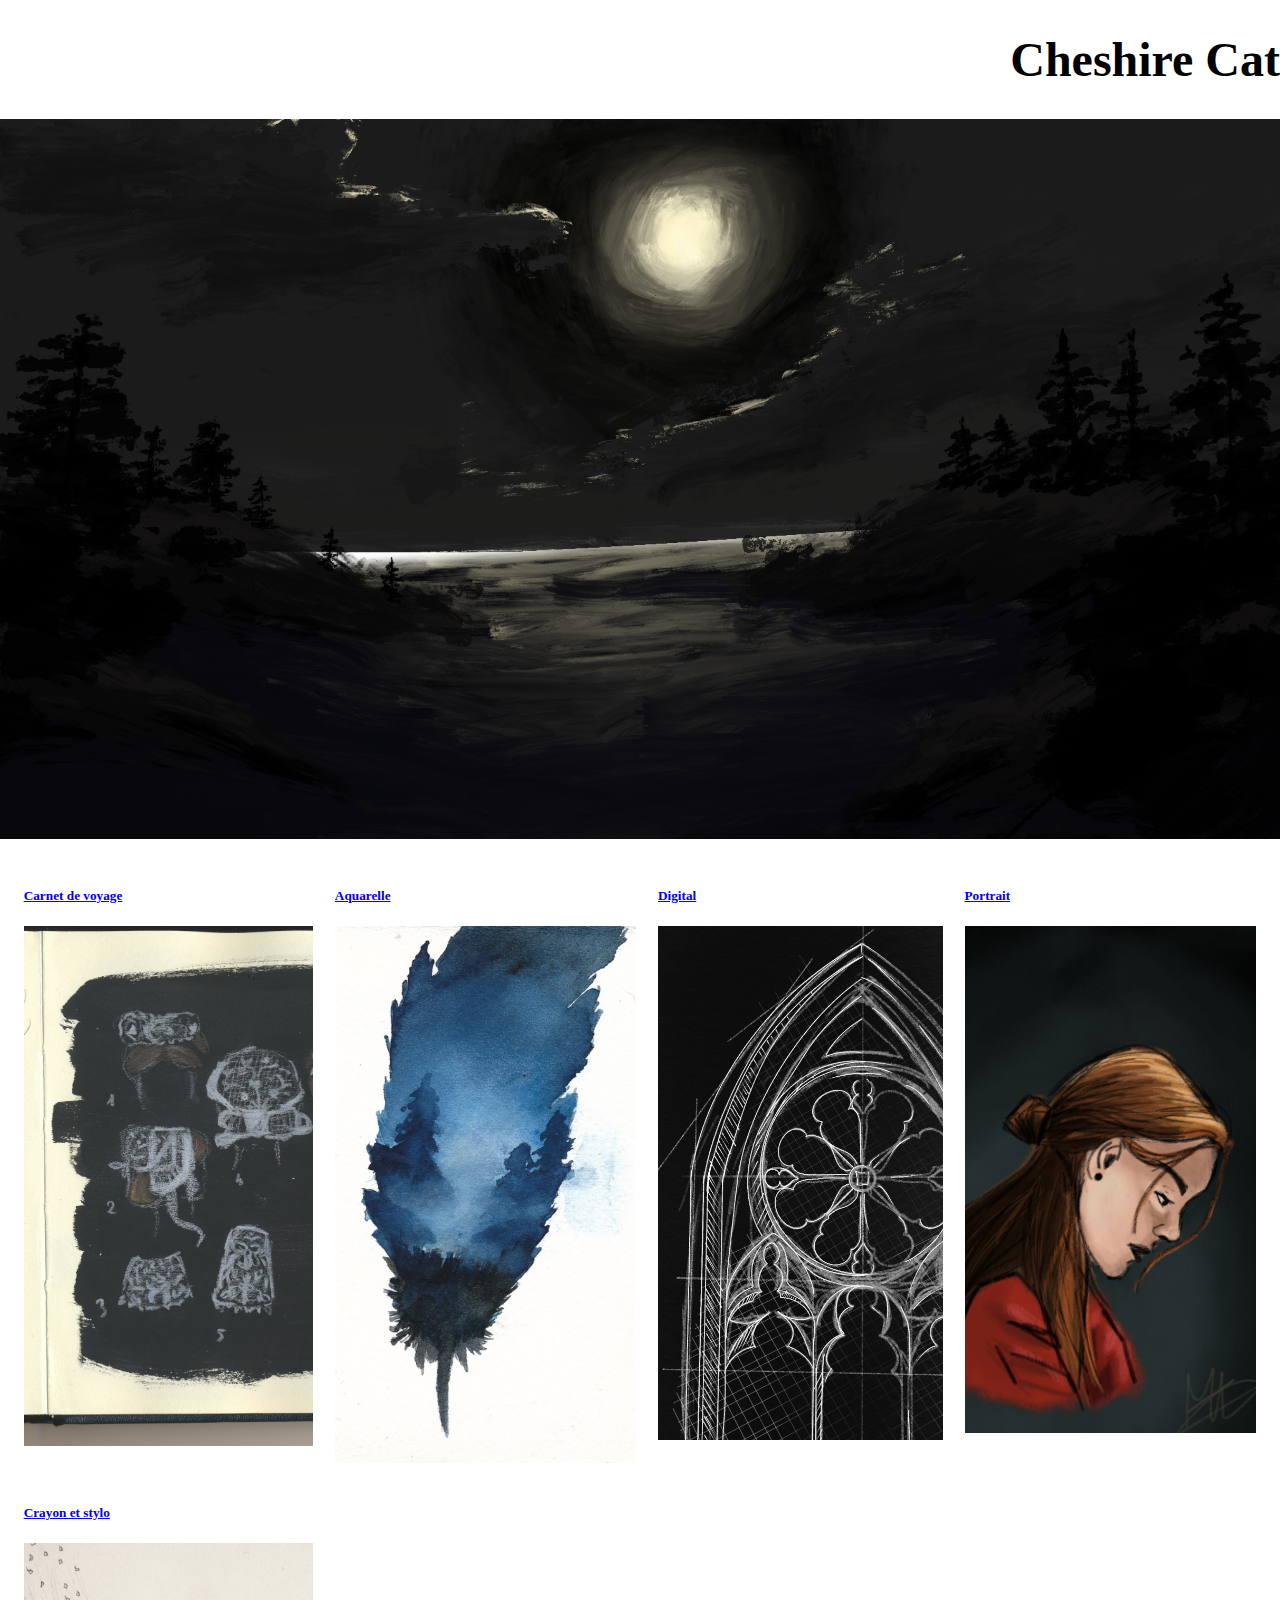
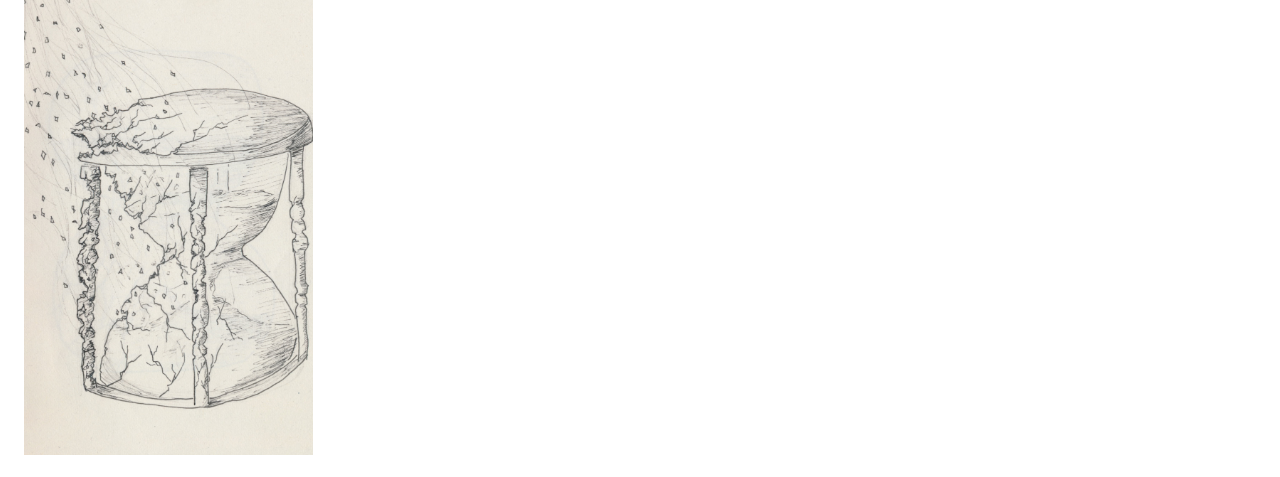
<file: index.html>
<!DOCTYPE html>
<html lang="fr">
	<head>
		<title>Accueil</title>
		<meta charset="utf-8">
        <link rel="stylesheet" type="text/css" href="css/index.css">
		<!--<meta name="viewport" content="width=device-width, initial-scale=1">-->
		<!--<link rel="icon" href="images/Space_symbol.png"> -->
	</head>
	<body>
        <div class="page">
            <div class="titrePage">
                <h1>Cheshire Cat</h1>
                <!--<button onclick={changetheme} id="theme-button">
                    <img id="theme-img" src={ChooseThemeIcon()} />
                </button> -->
            </div>
            
            <div class="banniere">
                <img id="imgban" src="img/home/fond_lune.png">
            </div>
            <div class="container">
                <div class="grid-item">
                <a href="html/carnetVoyage.html"><h5>Carnet de voyage</h5>
                <img class="pdg" src="img/home/Carnet-coiffes.jpg" alt="Carnet de voyage"></a>
                </div>
                <div class="grid-item">
                  <a href="html/carnetVoyage.html"><h5>Aquarelle</h5>
                  <img class="pdg" src="img/home/plume_aqua.jpg" alt="Aquarelle"></a>
                </div>
                <div class="grid-item">
                  <a href="html/carnetVoyage.html"><h5>Digital</h5>
                  <img class="pdg" src="img/home/illu_fenetregoth.png" alt="Digital"></a>
                </div>
                <div class="grid-item">
                    <a href="html/portrait.html"><h5>Portrait</h5>
                    <img class="pdg" src="img/home/portrait-homepage.jpg" alt="Portrait"></a>
                </div>
                <div class="grid-item">
                  <a href="html/crayonStylo.html"><h5>Crayon et stylo </h5>
                  <img class="pdg" src="img/home/sablier-homepage.jpg" alt="Crayon et stylo"></a>
              </div>
            </div>
        </div>
  </body>
</html>
</file>
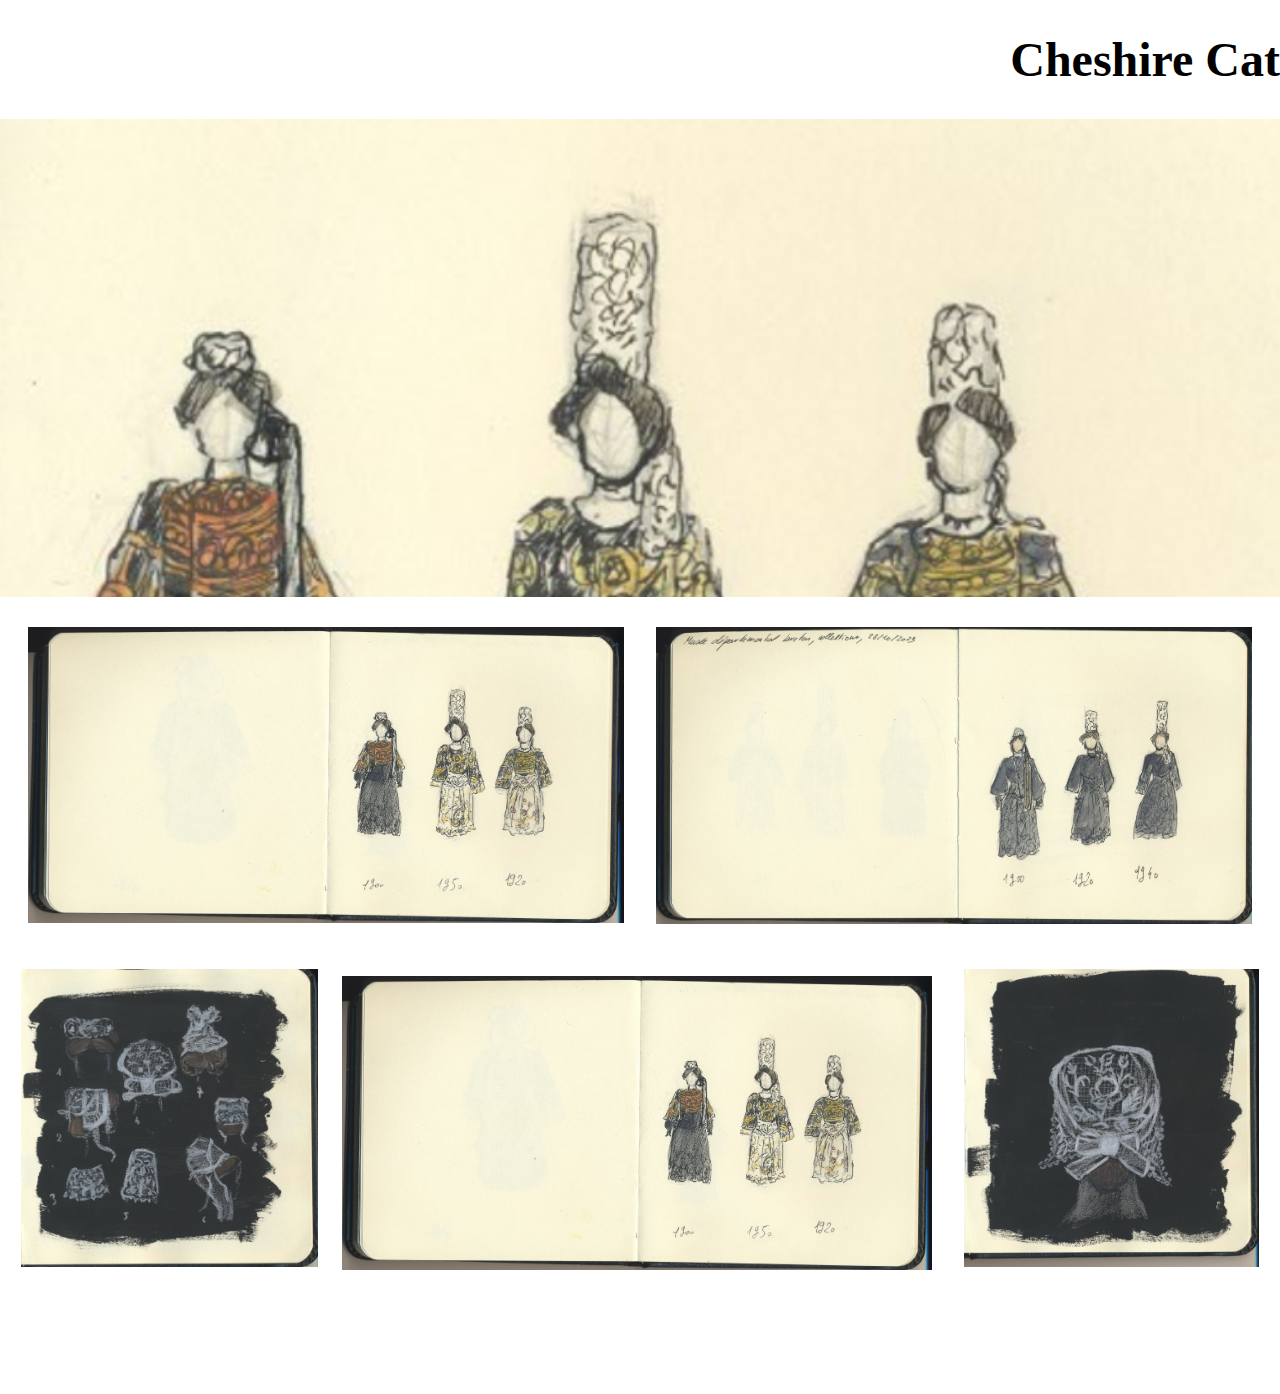
<file: html/carnetVoyage.html>
<!DOCTYPE html>
<html lang="fr">
	<head>
		<title>Carnet Voyage</title>
		<meta charset="utf-8">
        <link rel="stylesheet" type="text/css" href="../css/carnvoyage.css">
		<!--<meta name="viewport" content="width=device-width, initial-scale=1">-->
		<!--<link rel="icon" href="images/Space_symbol.png"> -->
	</head>
	<body>
        <div class="page">
            <div class="titrePage">
                <h1>Cheshire Cat</h1>
            </div>
        
            <div class="banniere">
                <img id="imgBanP" src="../img/carnet_voyage/bigoudennes-imageban.png" alt="Extrait d'un dessin de bigoudennes réalisé 27/10/2023" title="Extrait d'un dessin de bigoudennes réalisé 27/10/2023">
            </div>
            <div class="container1">
                <div class="grid-item">
                    <img class="grilleRect" src="../img/carnet_voyage/Carnet-collection-3bc.jpg" alt="dessin de 3 costumes bigoudens réalisé le 27/10/2023" title="dessin de 3 costumes bigoudens réalisé le 27/10/2023">
                </div>
                <div class="grid-item">
                    <img class="grilleRect" src="../img/carnet_voyage/Carnet-collection-3bn.jpg" alt="dessin de 3 costumes bigoudens réalisé le 28/10/2023" title="dessin de 3 costumes bigoudens réalisé le 27/10/2023">
                </div>
            </div>
            <div class="container2">
                <div class="grid-item">
                    <img class="grilleCarre" src="../img/carnet_voyage/Carnet-coiffes.jpg" alt="dessin de coiffes bretonnes réalisé le 29/10/2023" title="dessin de coiffes bretonnes réalisé le 29/10/2023">
                </div>
                <div class="grid-item">
                    <img class="grilleCarre" src="../img/carnet_voyage/Carnet-collection-3bc.jpg" alt="dessin de 3 costumes bigoudens réalisé le 27/10/2023" title="dessin de 3 costumes bigoudens réalisé le 27/10/2023">
                </div>
                <div class="grid-item">
                    <img class="grilleCarre" src="../img/carnet_voyage/Carnet-coiffe-penn-sardin.jpg" alt="dessin d'une coiffe dite Pen sardin réalisé le 29/10/2023" title="dessin d'une coiffe dite Pen sardin réalisé le 29/10/2023">
                </div>
            </div>
        </div>
    </body>
</html>
</file>
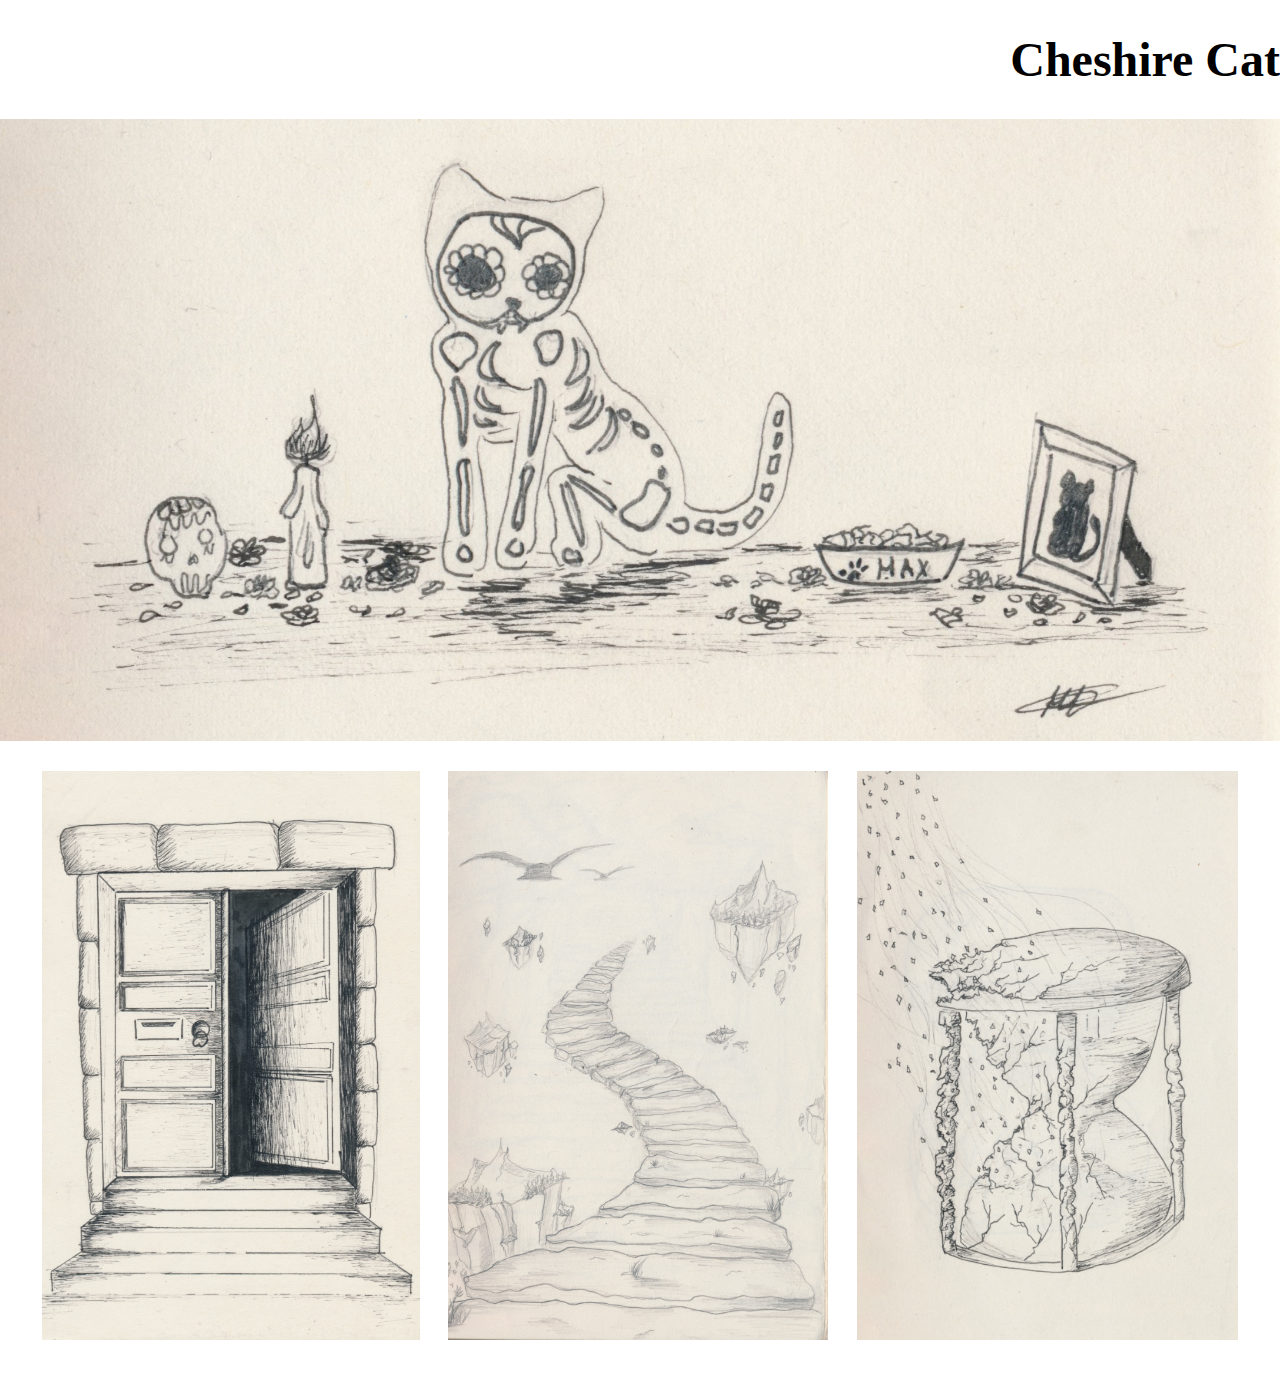
<file: html/crayonStylo.html>
<!DOCTYPE html>
<html lang="fr">
	<head>
		<title>Carnet Voyage</title>
		<meta charset="utf-8">
        <link rel="stylesheet" type="text/css" href="../css/index.css">
		<!--<meta name="viewport" content="width=device-width, initial-scale=1">-->
		<!--<link rel="icon" href="images/Space_symbol.png"> -->
	</head>
	<body>
        <div class="page">
            <div class="titrePage">
                <h1>Cheshire Cat</h1>
            </div>
        
            <div class="banniere">
                <img id="imgBanP" src="../img/stylocrayon/2022-10muertos-dessin.jpg" alt="Extrait d'un dessin de bigoudennes réalisé 27/10/2023" title="Extrait d'un dessin de bigoudennes réalisé 27/10/2023">
            </div>
            <div class="container">
                <div class="grid-item">
                <img class="pdg" src="../img/stylocrayon/2022-dessin-porte.jpg" alt="illustration réalisé en 2022 avec des stylos et des crayons" title="illustration réalisé en 2022 avec des stylos et des crayons">
                </div>
                <div class="grid-item">
                  <img class="pdg" src="../img/stylocrayon/2022-fev-chemin.jpg" alt="illustration réalisé en février 2022 avec des stylos et des crayons" title="illustration réalisé en 2022 avec des stylos et des crayons">
                </div>
                <div class="grid-item">
                  <img class="pdg" src="../img/stylocrayon/2022-sablier.jpg" alt="illustration réalisé en 2022 avec des stylos et des crayons" title="illustration réalisé en 2022 avec des stylos et des crayons">
                </div>
            </div>
        </div>
    </body>
</html>
</file>
<file: css/index.css>
html,
body {
  height: 100%;
  width: 100%;
  margin: auto;
}

html[data-theme="light"] {
  --text: #000000;
  --background: #fcfdf7;
  --primary: #2e7676;
  --secondary: #b9e9e9;
  --accent: #a33333;
}

html[data-theme="dark"] {
  --text: #ffffff;
  --background: #070802;
  --primary: #89d1d1;
  --secondary: #164646;
  --accent: #cc5c5c;
}


.titrePage {
  text-align: right;
  font-family: Perpetua, Baskerville, "Big Caslon", "Palatino Linotype", Palatino, "URW Palladio L", "Nimbus Roman No9 L", serifx;
  font-weight: bold;
  font-size: 150%;

}

#imgban {
  width: 100%;
}
#imgBanP {
  width: 100%;
}

.container{
  display: inline-grid;
  align-items: normal;
  grid-template-columns: auto auto auto auto;
  padding: 1%;
  text-align: left;
  text-size-adjust: 50%;
  width: 98%; 
  justify-content: center;
  }

.grid-item{
  padding: 3%;
  margin-right: 0.5%;
    margin-left: 0.5%;
    margin-top: 0.1%;
    margin-bottom: 0.1%;
}

.pdg{
  display: block;
  max-width: 100%;
  max-height: 100%;
}
</file>
<file: css/carnvoyage.css>
html,
body {
  height: 100%;
  width: 100%;
  margin: auto;
}

.titrePage {
  text-align: right;
  font-family: Perpetua, Baskerville, "Big Caslon", "Palatino Linotype", Palatino, "URW Palladio L", "Nimbus Roman No9 L", serifx;
  font-weight: bold;
  font-size: 150%;

}

#imgBanP {
  width: 100%;
}

.container1{
    display: inline-grid;
    align-items: normal;
    grid-template-columns: auto auto;
    padding: 1%;
    text-align: left;
    text-size-adjust: 50%;
    width: 98%; 
    justify-content: center;
  }

.container2{
    display: inline-grid;
    align-items: normal;
    grid-template-columns: auto auto auto;
    padding: 1%;
    text-align: left;
    text-size-adjust: 50%;
    width: 98%; 
    justify-content: center;
}

.grid-item{
    padding: 2%;
    margin-right: 0.5%;
    margin-left: 0.5%;
    margin-top: 0.1%;
    margin-bottom: 0.1%;
}

.grilleRect{
    display: block;
    max-width: 100%;
    max-height: 100%;
  }
  
.grilleCarre{
    display: block;
    max-width: 100%;
    max-height: 75%;
  }
</file>
